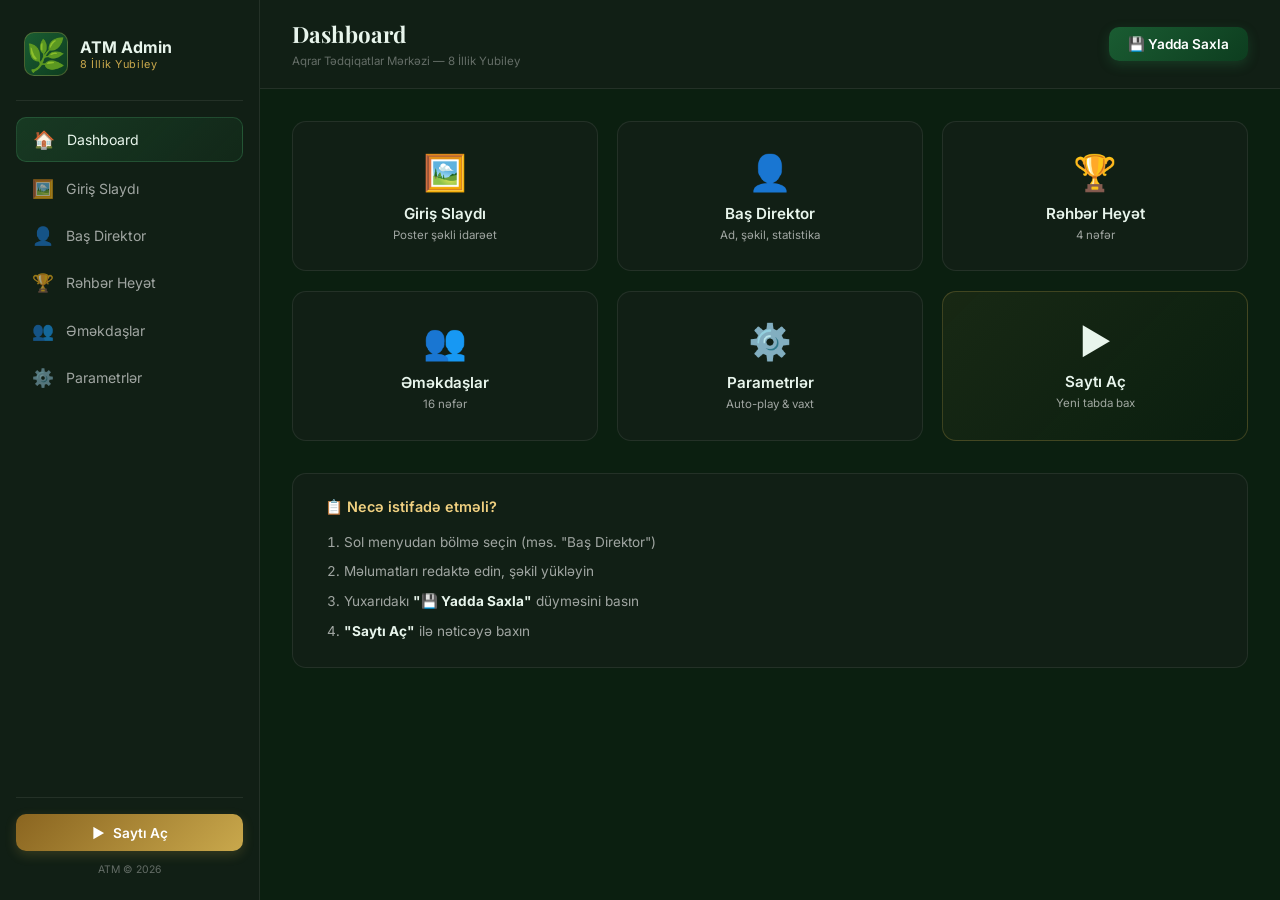
<file: admin.html>
<!DOCTYPE html>
<html lang="az">
<head>
  <meta charset="UTF-8" />
  <meta name="viewport" content="width=device-width, initial-scale=1.0" />
  <title>Admin Panel — ATM Yubiley Saytı</title>
  <link rel="preconnect" href="https://fonts.googleapis.com" />
  <link rel="preconnect" href="https://fonts.gstatic.com" crossorigin />
  <link href="https://fonts.googleapis.com/css2?family=Playfair+Display:wght@700&family=Inter:wght@300;400;500;600;700&display=swap" rel="stylesheet" />
  <link rel="stylesheet" href="admin.css" />
</head>
<body>

  <!-- ══ SIDEBAR ══════════════════════════════════════ -->
  <aside class="sidebar" id="sidebar">
    <div class="sidebar-logo">
      <div class="sidebar-logo-icon">🌿</div>
      <div>
        <div class="sidebar-logo-title">ATM Admin</div>
        <div class="sidebar-logo-sub">8 İllik Yubiley</div>
      </div>
    </div>

    <nav class="sidebar-nav">
      <button class="nav-item active" data-tab="dashboard">
        <span class="nav-icon">🏠</span> Dashboard
      </button>
      <button class="nav-item" data-tab="intro">
        <span class="nav-icon">🖼️</span> Giriş Slaydı
      </button>
      <button class="nav-item" data-tab="director">
        <span class="nav-icon">👤</span> Baş Direktor
      </button>
      <button class="nav-item" data-tab="team">
        <span class="nav-icon">🏆</span> Rəhbər Heyət
      </button>
      <button class="nav-item" data-tab="staff">
        <span class="nav-icon">👥</span> Əməkdaşlar
      </button>
      <button class="nav-item" data-tab="settings">
        <span class="nav-icon">⚙️</span> Parametrlər
      </button>
    </nav>

    <div class="sidebar-footer">
      <a href="index.html" target="_blank" class="preview-btn">
        <span>▶</span> Saytı Aç
      </a>
      <div class="sidebar-footer-info">ATM © 2026</div>
    </div>
  </aside>

  <!-- ══ MAIN ═════════════════════════════════════════ -->
  <main class="main-content">

    <!-- TOP BAR -->
    <header class="topbar">
      <div class="topbar-left">
        <h1 class="topbar-title" id="topbarTitle">Dashboard</h1>
        <span class="topbar-sub">Aqrar Tədqiqatlar Mərkəzi — 8 İllik Yubiley</span>
      </div>
      <div class="topbar-right">
        <div class="save-status" id="saveStatus"></div>
        <button class="btn-save" id="globalSave" onclick="saveAll()">
          💾 Yadda Saxla
        </button>
      </div>
    </header>

    <!-- TOAST -->
    <div class="toast" id="toast"></div>

    <!-- ══ TAB: DASHBOARD ══════════════════════════════ -->
    <div class="tab-content active" id="tab-dashboard">
      <div class="dashboard-grid">
        <div class="dash-card" onclick="switchTab('intro')">
          <div class="dash-icon">🖼️</div>
          <div class="dash-label">Giriş Slaydı</div>
          <div class="dash-sub">Poster şəkli idarəet</div>
        </div>
        <div class="dash-card" onclick="switchTab('director')">
          <div class="dash-icon">👤</div>
          <div class="dash-label">Baş Direktor</div>
          <div class="dash-sub">Ad, şəkil, statistika</div>
        </div>
        <div class="dash-card" onclick="switchTab('team')">
          <div class="dash-icon">🏆</div>
          <div class="dash-label">Rəhbər Heyət</div>
          <div class="dash-sub" id="dash-team-count">0 nəfər</div>
        </div>
        <div class="dash-card" onclick="switchTab('staff')">
          <div class="dash-icon">👥</div>
          <div class="dash-label">Əməkdaşlar</div>
          <div class="dash-sub" id="dash-staff-count">0 nəfər</div>
        </div>
        <div class="dash-card" onclick="switchTab('settings')">
          <div class="dash-icon">⚙️</div>
          <div class="dash-label">Parametrlər</div>
          <div class="dash-sub">Auto-play & vaxt</div>
        </div>
        <div class="dash-card dash-card-preview" onclick="window.open('index.html','_blank')">
          <div class="dash-icon">▶</div>
          <div class="dash-label">Saytı Aç</div>
          <div class="dash-sub">Yeni tabda bax</div>
        </div>
      </div>

      <div class="dash-info-box">
        <div class="dib-title">📋 Necə istifadə etməli?</div>
        <ol class="dib-list">
          <li>Sol menyudan bölmə seçin (məs. "Baş Direktor")</li>
          <li>Məlumatları redaktə edin, şəkil yükləyin</li>
          <li>Yuxarıdakı <strong>"💾 Yadda Saxla"</strong> düyməsini basın</li>
          <li><strong>"Saytı Aç"</strong> ilə nəticəyə baxın</li>
        </ol>
      </div>
    </div>

    <!-- ══ TAB: GİRİŞ SLAYDI ═══════════════════════════ -->
    <div class="tab-content" id="tab-intro">
      <div class="section-card">
        <div class="sc-header">
          <div class="sc-title">🖼️ Giriş Slaydı — Poster Şəkli</div>
          <div class="sc-sub">Birinci slaydda göstəriləcək yubiley posteri</div>
        </div>
        <div class="photo-upload-zone" id="introUploadZone">
          <div class="puz-preview" id="introPosterPreview">
            <div class="puz-placeholder">
              <div class="puz-icon">🖼️</div>
              <div class="puz-text">Poster şəkli seçin</div>
              <div class="puz-hint">PNG, JPG — Max 10MB</div>
            </div>
          </div>
          <div class="puz-actions">
            <label class="btn-upload" for="introPhotoInput">📁 Şəkil Seç</label>
            <input type="file" id="introPhotoInput" accept="image/*" style="display:none" onchange="handleIntroPhoto(this)" />
            <button class="btn-remove" onclick="removeIntroPhoto()">🗑 Sil</button>
          </div>
          <div class="puz-note">
            💡 Şəkil seçməsəniz, <code>images/anniversary-poster.jpg</code> faylı istifadə olunacaq
          </div>
        </div>
      </div>
    </div>

    <!-- ══ TAB: DİREKTOR ═══════════════════════════════ -->
    <div class="tab-content" id="tab-director">
      <div class="two-col">

        <div class="section-card">
          <div class="sc-header">
            <div class="sc-title">📸 Direktor Şəkli</div>
          </div>
          <div class="photo-upload-zone small">
            <div class="puz-preview circle" id="directorPhotoPreview">
              <div class="puz-placeholder">
                <div class="puz-icon">👤</div>
                <div class="puz-text">Şəkil seçin</div>
              </div>
            </div>
            <div class="puz-actions">
              <label class="btn-upload" for="directorPhotoInput">📁 Şəkil Seç</label>
              <input type="file" id="directorPhotoInput" accept="image/*" style="display:none" onchange="handleDirectorPhoto(this)" />
              <button class="btn-remove" onclick="removeDirectorPhoto()">🗑 Sil</button>
            </div>
          </div>
        </div>

        <div class="section-card">
          <div class="sc-header">
            <div class="sc-title">✏️ Direktor Məlumatları</div>
          </div>
          <div class="form-grid">
            <div class="form-group full">
              <label>Ad Soyad</label>
              <input type="text" id="dir-name" placeholder="Məs: Əli Həsənov" />
            </div>
            <div class="form-group full">
              <label>Qısa təsvir</label>
              <textarea id="dir-desc" rows="3" placeholder="Direktor haqqında qısa məlumat..."></textarea>
            </div>
            <div class="form-group full">
              <label>Sitat / Motto</label>
              <input type="text" id="dir-quote" placeholder='Məs: "Gələcəyi birlikdə yaradırıq!"' />
            </div>
            <div class="form-group">
              <label>İl statistikası</label>
              <input type="text" id="dir-stat-years" placeholder="8" />
            </div>
            <div class="form-group">
              <label>Layihə sayı</label>
              <input type="text" id="dir-stat-projects" placeholder="100+" />
            </div>
            <div class="form-group">
              <label>İşçi sayı</label>
              <input type="text" id="dir-stat-staff" placeholder="50+" />
            </div>
          </div>
        </div>

      </div>
    </div>

    <!-- ══ TAB: KOMANDA ════════════════════════════════ -->
    <div class="tab-content" id="tab-team">
      <div class="section-card">
        <div class="sc-header">
          <div class="sc-title">🏆 Rəhbər Heyət</div>
          <button class="btn-add" onclick="addTeamMember()">+ Əlavə et</button>
        </div>
        <div class="members-list" id="teamList"></div>
      </div>
    </div>

    <!-- ══ TAB: ƏMƏKDAŞLAR ════════════════════════════ -->
    <div class="tab-content" id="tab-staff">
      <div class="section-card">
        <div class="sc-header">
          <div class="sc-title">👥 Əməkdaşlar</div>
          <button class="btn-add" onclick="addStaffMember()">+ Əlavə et</button>
        </div>
        <div class="members-list staff-list" id="staffList"></div>
      </div>
    </div>

    <!-- ══ TAB: PARAMETRLƏR ════════════════════════════ -->
    <div class="tab-content" id="tab-settings">
      <div class="section-card">
        <div class="sc-header">
          <div class="sc-title">⚙️ Parametrlər</div>
        </div>
        <div class="form-grid">
          <div class="form-group full">
            <label>Auto-play rejimi</label>
            <div class="toggle-row">
              <label class="toggle-switch">
                <input type="checkbox" id="set-autoplay" />
                <span class="toggle-slider"></span>
              </label>
              <span class="toggle-label">Avtomatik növbəti slayd keçidi</span>
            </div>
          </div>
          <div class="form-group">
            <label>Slayd vaxtı (saniyə)</label>
            <div class="input-with-unit">
              <input type="number" id="set-interval" min="3" max="60" placeholder="10" />
              <span class="unit">san</span>
            </div>
            <div class="form-hint">Hər slayd neçə saniyə göstərilsin (3–60)</div>
          </div>
        </div>
      </div>

      <div class="section-card danger-zone">
        <div class="sc-header">
          <div class="sc-title">⚠️ Məlumatları Sıfırla</div>
          <div class="sc-sub">Bütün dəyişikliklər silinəcək</div>
        </div>
        <button class="btn-danger" onclick="confirmReset()">🗑 Bütün Məlumatları Sıfırla</button>
      </div>
    </div>

  </main>

  <!-- CONFIRM MODAL -->
  <div class="modal-overlay" id="modalOverlay">
    <div class="modal">
      <div class="modal-icon">⚠️</div>
      <div class="modal-title">Əminsiniz?</div>
      <div class="modal-body">Bütün məlumatlar silinəcək və ilkin vəziyyətə qayıdacaq. Bu əməliyyat geri alına bilməz.</div>
      <div class="modal-actions">
        <button class="btn-cancel" onclick="closeModal()">Xeyr, ləğv et</button>
        <button class="btn-confirm" onclick="resetAll()">Bəli, sıfırla</button>
      </div>
    </div>
  </div>

  <script src="admin.js"></script>
</body>
</html>
</file>
<file: admin.css>
/* ═══════════════════════════════════════════════════════
   ATM ADMIN PANEL — ADMIN.CSS
   ═══════════════════════════════════════════════════════ */

:root {
  --green-deep:    #061409;
  --green-dark:    #0d3d1f;
  --green-mid:     #1a5c32;
  --green-bright:  #4caf72;
  --gold:          #c9a84c;
  --gold-light:    #f0d080;
  --gold-dark:     #8a6520;
  --sidebar-w:     260px;
  --bg:            #0b1f10;
  --surface:       #111f15;
  --surface2:      #172a1c;
  --border:        rgba(255,255,255,0.08);
  --text:          #e8f5ec;
  --text-mid:      rgba(255,255,255,0.6);
  --text-dim:      rgba(255,255,255,0.35);
  --radius:        14px;
  --danger:        #e05c5c;
}

*, *::before, *::after { box-sizing: border-box; margin: 0; padding: 0; }

body {
  font-family: 'Inter', sans-serif;
  background: var(--bg);
  color: var(--text);
  display: flex;
  min-height: 100vh;
  overflow-x: hidden;
}

/* ══ SIDEBAR ═════════════════════════════════════════════ */
.sidebar {
  width: var(--sidebar-w);
  background: var(--surface);
  border-right: 1px solid var(--border);
  display: flex;
  flex-direction: column;
  position: fixed;
  top: 0; left: 0; bottom: 0;
  z-index: 100;
  padding: 1.5rem 1rem;
}

.sidebar-logo {
  display: flex;
  align-items: center;
  gap: 0.75rem;
  padding: 0.5rem 0.5rem 1.5rem;
  border-bottom: 1px solid var(--border);
  margin-bottom: 1rem;
}

.sidebar-logo-icon {
  font-size: 2rem;
  background: linear-gradient(135deg, var(--green-mid), var(--green-dark));
  border: 1px solid rgba(201,168,76,0.3);
  border-radius: 10px;
  width: 44px; height: 44px;
  display: flex; align-items: center; justify-content: center;
}

.sidebar-logo-title {
  font-weight: 700;
  font-size: 1rem;
  color: var(--text);
}

.sidebar-logo-sub {
  font-size: 0.68rem;
  color: var(--gold);
  letter-spacing: 0.05em;
}

/* Nav */
.sidebar-nav {
  display: flex;
  flex-direction: column;
  gap: 4px;
  flex: 1;
}

.nav-item {
  display: flex;
  align-items: center;
  gap: 0.75rem;
  padding: 0.7rem 1rem;
  border-radius: 10px;
  border: none;
  background: transparent;
  color: var(--text-mid);
  font-size: 0.88rem;
  font-family: 'Inter', sans-serif;
  cursor: pointer;
  transition: all 0.2s ease;
  text-align: left;
  width: 100%;
}

.nav-item:hover {
  background: rgba(255,255,255,0.06);
  color: var(--text);
}

.nav-item.active {
  background: linear-gradient(135deg, rgba(45,138,78,0.25), rgba(26,92,50,0.15));
  border: 1px solid rgba(77,175,114,0.25);
  color: var(--text);
}

.nav-item.active .nav-icon { filter: none; }

.nav-icon { font-size: 1.1rem; flex-shrink: 0; }

/* Sidebar footer */
.sidebar-footer {
  padding-top: 1rem;
  border-top: 1px solid var(--border);
  display: flex;
  flex-direction: column;
  gap: 0.75rem;
}

.preview-btn {
  display: flex;
  align-items: center;
  justify-content: center;
  gap: 0.5rem;
  padding: 0.65rem 1rem;
  border-radius: 10px;
  background: linear-gradient(135deg, var(--gold-dark), var(--gold));
  color: #fff;
  font-size: 0.85rem;
  font-weight: 600;
  text-decoration: none;
  transition: all 0.25s ease;
  box-shadow: 0 4px 12px rgba(201,168,76,0.2);
}

.preview-btn:hover {
  transform: translateY(-2px);
  box-shadow: 0 8px 20px rgba(201,168,76,0.35);
}

.sidebar-footer-info {
  font-size: 0.65rem;
  color: var(--text-dim);
  text-align: center;
}

/* ══ MAIN CONTENT ════════════════════════════════════════ */
.main-content {
  margin-left: var(--sidebar-w);
  flex: 1;
  display: flex;
  flex-direction: column;
  min-height: 100vh;
  padding: 0;
}

/* Top bar */
.topbar {
  display: flex;
  align-items: center;
  justify-content: space-between;
  padding: 1.2rem 2rem;
  background: var(--surface);
  border-bottom: 1px solid var(--border);
  position: sticky;
  top: 0;
  z-index: 50;
  gap: 1rem;
}

.topbar-title {
  font-family: 'Playfair Display', serif;
  font-size: 1.4rem;
  font-weight: 700;
  color: var(--text);
}

.topbar-sub {
  font-size: 0.72rem;
  color: var(--text-dim);
  margin-top: 1px;
}

.topbar-right {
  display: flex;
  align-items: center;
  gap: 1rem;
}

.save-status {
  font-size: 0.78rem;
  color: var(--green-bright);
  opacity: 0;
  transition: opacity 0.4s;
}
.save-status.visible { opacity: 1; }

.btn-save {
  display: flex;
  align-items: center;
  gap: 0.4rem;
  padding: 0.55rem 1.2rem;
  border-radius: 10px;
  border: none;
  background: linear-gradient(135deg, var(--green-mid), var(--green-dark));
  color: #fff;
  font-size: 0.85rem;
  font-weight: 600;
  font-family: 'Inter', sans-serif;
  cursor: pointer;
  transition: all 0.25s ease;
  box-shadow: 0 4px 12px rgba(45,138,78,0.25);
}
.btn-save:hover {
  transform: translateY(-1px);
  box-shadow: 0 8px 20px rgba(45,138,78,0.4);
}

/* Toast */
.toast {
  position: fixed;
  bottom: 2rem;
  right: 2rem;
  background: var(--green-mid);
  color: #fff;
  padding: 0.75rem 1.5rem;
  border-radius: 10px;
  font-size: 0.85rem;
  font-weight: 500;
  z-index: 9999;
  opacity: 0;
  transform: translateY(10px);
  transition: all 0.3s ease;
  pointer-events: none;
  box-shadow: 0 8px 24px rgba(0,0,0,0.3);
}
.toast.show {
  opacity: 1;
  transform: translateY(0);
}

/* ══ TAB CONTENT ═════════════════════════════════════════ */
.tab-content {
  display: none;
  padding: 2rem;
  flex: 1;
  animation: fadeIn 0.3s ease;
}
.tab-content.active { display: block; }

@keyframes fadeIn {
  from { opacity: 0; transform: translateY(6px); }
  to   { opacity: 1; transform: translateY(0); }
}

/* ══ DASHBOARD ═══════════════════════════════════════════ */
.dashboard-grid {
  display: grid;
  grid-template-columns: repeat(3, 1fr);
  gap: 1.2rem;
  margin-bottom: 2rem;
}

.dash-card {
  background: var(--surface);
  border: 1px solid var(--border);
  border-radius: var(--radius);
  padding: 1.8rem 1.5rem;
  cursor: pointer;
  transition: all 0.25s cubic-bezier(0.34,1.56,0.64,1);
  text-align: center;
}
.dash-card:hover {
  transform: translateY(-5px) scale(1.02);
  background: var(--surface2);
  border-color: rgba(77,175,114,0.3);
  box-shadow: 0 12px 30px rgba(0,0,0,0.3);
}
.dash-card-preview {
  border-color: rgba(201,168,76,0.25);
  background: linear-gradient(135deg, rgba(201,168,76,0.07), transparent);
}
.dash-card-preview:hover {
  border-color: rgba(201,168,76,0.45);
}

.dash-icon { font-size: 2.2rem; margin-bottom: 0.6rem; }
.dash-label { font-size: 0.95rem; font-weight: 600; color: var(--text); margin-bottom: 0.3rem; }
.dash-sub   { font-size: 0.72rem; color: var(--text-mid); }

.dash-info-box {
  background: var(--surface);
  border: 1px solid var(--border);
  border-radius: var(--radius);
  padding: 1.5rem 2rem;
}
.dib-title {
  font-size: 0.9rem;
  font-weight: 600;
  margin-bottom: 1rem;
  color: var(--gold-light);
}
.dib-list {
  list-style: decimal;
  padding-left: 1.2rem;
  display: flex;
  flex-direction: column;
  gap: 0.5rem;
}
.dib-list li {
  font-size: 0.85rem;
  color: var(--text-mid);
  line-height: 1.6;
}
.dib-list strong { color: var(--text); }

/* ══ SECTION CARD ════════════════════════════════════════ */
.section-card {
  background: var(--surface);
  border: 1px solid var(--border);
  border-radius: var(--radius);
  padding: 1.8rem;
  margin-bottom: 1.5rem;
}

.sc-header {
  display: flex;
  align-items: center;
  justify-content: space-between;
  margin-bottom: 1.5rem;
  flex-wrap: wrap;
  gap: 0.75rem;
}

.sc-title {
  font-size: 1.05rem;
  font-weight: 600;
  color: var(--text);
}

.sc-sub {
  font-size: 0.75rem;
  color: var(--text-dim);
  margin-top: 3px;
}

.two-col {
  display: grid;
  grid-template-columns: 280px 1fr;
  gap: 1.5rem;
  align-items: start;
}

/* ══ FORM ════════════════════════════════════════════════ */
.form-grid {
  display: grid;
  grid-template-columns: 1fr 1fr;
  gap: 1rem;
}

.form-group {
  display: flex;
  flex-direction: column;
  gap: 0.4rem;
}
.form-group.full { grid-column: 1 / -1; }

label {
  font-size: 0.75rem;
  font-weight: 600;
  color: var(--text-mid);
  letter-spacing: 0.05em;
  text-transform: uppercase;
}

input[type="text"],
input[type="number"],
textarea {
  background: var(--surface2);
  border: 1px solid var(--border);
  border-radius: 8px;
  padding: 0.65rem 0.9rem;
  color: var(--text);
  font-size: 0.88rem;
  font-family: 'Inter', sans-serif;
  outline: none;
  transition: border-color 0.2s;
  resize: vertical;
  width: 100%;
}
input:focus, textarea:focus {
  border-color: rgba(77,175,114,0.5);
  box-shadow: 0 0 0 3px rgba(45,138,78,0.12);
}

.input-with-unit {
  position: relative;
}
.input-with-unit input { padding-right: 3rem; }
.unit {
  position: absolute;
  right: 0.75rem;
  top: 50%;
  transform: translateY(-50%);
  font-size: 0.75rem;
  color: var(--text-dim);
}

.form-hint {
  font-size: 0.68rem;
  color: var(--text-dim);
  line-height: 1.4;
}

/* ══ PHOTO UPLOAD ════════════════════════════════════════ */
.photo-upload-zone {
  display: flex;
  flex-direction: column;
  gap: 1rem;
}
.photo-upload-zone.small { gap: 0.75rem; }

.puz-preview {
  background: var(--surface2);
  border: 2px dashed rgba(255,255,255,0.12);
  border-radius: var(--radius);
  min-height: 220px;
  display: flex;
  align-items: center;
  justify-content: center;
  overflow: hidden;
  transition: border-color 0.2s;
  position: relative;
}
.puz-preview.circle {
  border-radius: 50%;
  width: 160px; height: 160px;
  min-height: unset;
  margin: 0 auto;
}
.puz-preview img {
  width: 100%; height: 100%;
  object-fit: cover;
  border-radius: inherit;
}
.puz-preview:hover { border-color: rgba(77,175,114,0.35); }

.puz-placeholder {
  text-align: center;
  display: flex;
  flex-direction: column;
  align-items: center;
  gap: 0.5rem;
}
.puz-icon { font-size: 2.5rem; opacity: 0.4; }
.puz-text { font-size: 0.85rem; color: var(--text-mid); }
.puz-hint { font-size: 0.7rem; color: var(--text-dim); }

.puz-actions {
  display: flex;
  gap: 0.75rem;
  flex-wrap: wrap;
}

.btn-upload {
  display: inline-flex;
  align-items: center;
  gap: 0.4rem;
  padding: 0.55rem 1.1rem;
  border-radius: 8px;
  background: linear-gradient(135deg, var(--green-mid), var(--green-dark));
  color: #fff;
  font-size: 0.82rem;
  font-weight: 600;
  cursor: pointer;
  transition: all 0.2s ease;
  box-shadow: 0 4px 10px rgba(26,92,50,0.3);
  white-space: nowrap;
}
.btn-upload:hover {
  transform: translateY(-1px);
  box-shadow: 0 6px 16px rgba(26,92,50,0.4);
}

.btn-remove {
  padding: 0.55rem 1rem;
  border-radius: 8px;
  border: 1px solid rgba(224,92,92,0.3);
  background: rgba(224,92,92,0.08);
  color: var(--danger);
  font-size: 0.82rem;
  font-family: 'Inter', sans-serif;
  cursor: pointer;
  transition: all 0.2s;
  white-space: nowrap;
}
.btn-remove:hover {
  background: rgba(224,92,92,0.18);
  border-color: rgba(224,92,92,0.5);
}

.puz-note {
  font-size: 0.72rem;
  color: var(--text-dim);
  line-height: 1.5;
}
.puz-note code {
  background: var(--surface2);
  padding: 1px 5px;
  border-radius: 4px;
  font-size: 0.7rem;
  color: var(--green-bright);
}

/* ══ MEMBERS LIST ════════════════════════════════════════ */
.btn-add {
  padding: 0.5rem 1rem;
  border-radius: 8px;
  border: 1px dashed rgba(77,175,114,0.4);
  background: rgba(45,138,78,0.08);
  color: var(--green-bright);
  font-size: 0.82rem;
  font-weight: 600;
  font-family: 'Inter', sans-serif;
  cursor: pointer;
  transition: all 0.2s;
  white-space: nowrap;
}
.btn-add:hover {
  background: rgba(45,138,78,0.18);
  border-color: rgba(77,175,114,0.6);
}

.members-list {
  display: flex;
  flex-direction: column;
  gap: 0.75rem;
}

.staff-list {
  display: grid;
  grid-template-columns: repeat(2, 1fr);
  gap: 0.75rem;
}

.member-row {
  display: flex;
  align-items: center;
  gap: 1rem;
  background: var(--surface2);
  border: 1px solid var(--border);
  border-radius: 10px;
  padding: 0.85rem 1rem;
  transition: border-color 0.2s;
}
.member-row:hover { border-color: rgba(77,175,114,0.2); }

/* Photo thumbnail */
.mr-photo-wrap {
  position: relative;
  flex-shrink: 0;
  cursor: pointer;
}

.mr-photo {
  width: 52px; height: 52px;
  border-radius: 50%;
  overflow: hidden;
  border: 2px solid rgba(201,168,76,0.3);
  background: var(--green-dark);
  display: flex; align-items: center; justify-content: center;
  font-size: 1.4rem;
  transition: border-color 0.2s;
}
.mr-photo:hover { border-color: var(--gold); }
.mr-photo img { width: 100%; height: 100%; object-fit: cover; border-radius: 50%; }

.mr-photo-overlay {
  position: absolute;
  inset: 0;
  border-radius: 50%;
  background: rgba(0,0,0,0.5);
  display: flex;
  align-items: center;
  justify-content: center;
  opacity: 0;
  transition: opacity 0.2s;
  font-size: 0.75rem;
  cursor: pointer;
}
.mr-photo-wrap:hover .mr-photo-overlay { opacity: 1; }
.mr-photo-file { display: none; }

/* Member inputs */
.mr-inputs {
  flex: 1;
  display: flex;
  flex-direction: column;
  gap: 0.35rem;
}

.mr-row { display: flex; gap: 0.5rem; }

.mr-input {
  background: var(--surface);
  border: 1px solid var(--border);
  border-radius: 6px;
  padding: 0.4rem 0.65rem;
  color: var(--text);
  font-size: 0.82rem;
  font-family: 'Inter', sans-serif;
  outline: none;
  transition: border-color 0.2s;
  width: 100%;
}
.mr-input:focus { border-color: rgba(77,175,114,0.4); }

/* Member delete */
.mr-delete {
  flex-shrink: 0;
  width: 32px; height: 32px;
  border-radius: 6px;
  border: none;
  background: rgba(224,92,92,0.08);
  color: var(--danger);
  font-size: 0.9rem;
  cursor: pointer;
  transition: background 0.2s;
  display: flex; align-items: center; justify-content: center;
}
.mr-delete:hover { background: rgba(224,92,92,0.2); }

/* Drag handle */
.mr-drag {
  flex-shrink: 0;
  color: var(--text-dim);
  font-size: 1.1rem;
  cursor: grab;
  padding: 0 4px;
  user-select: none;
}

/* ══ TOGGLE ══════════════════════════════════════════════ */
.toggle-row {
  display: flex;
  align-items: center;
  gap: 0.85rem;
}

.toggle-switch {
  position: relative;
  width: 48px; height: 26px;
  flex-shrink: 0;
}
.toggle-switch input { opacity: 0; width: 0; height: 0; }

.toggle-slider {
  position: absolute;
  inset: 0;
  background: rgba(255,255,255,0.1);
  border: 1px solid var(--border);
  border-radius: 26px;
  cursor: pointer;
  transition: background 0.3s, border-color 0.3s;
}
.toggle-slider::before {
  content: '';
  position: absolute;
  width: 18px; height: 18px;
  left: 3px; top: 3px;
  border-radius: 50%;
  background: var(--text-mid);
  transition: transform 0.3s, background 0.3s;
}
input:checked + .toggle-slider {
  background: rgba(45,138,78,0.4);
  border-color: rgba(77,175,114,0.4);
}
input:checked + .toggle-slider::before {
  transform: translateX(22px);
  background: var(--green-bright);
}

.toggle-label { font-size: 0.85rem; color: var(--text-mid); }

/* ══ DANGER ZONE ═════════════════════════════════════════ */
.danger-zone {
  border-color: rgba(224,92,92,0.2);
  background: rgba(224,92,92,0.04);
}

.btn-danger {
  padding: 0.65rem 1.5rem;
  border-radius: 8px;
  border: 1px solid rgba(224,92,92,0.4);
  background: rgba(224,92,92,0.1);
  color: var(--danger);
  font-size: 0.85rem;
  font-weight: 600;
  font-family: 'Inter', sans-serif;
  cursor: pointer;
  transition: all 0.2s;
}
.btn-danger:hover {
  background: rgba(224,92,92,0.2);
  border-color: rgba(224,92,92,0.6);
  transform: translateY(-1px);
}

/* ══ MODAL ═══════════════════════════════════════════════ */
.modal-overlay {
  position: fixed; inset: 0;
  background: rgba(0,0,0,0.7);
  backdrop-filter: blur(6px);
  z-index: 9000;
  display: flex;
  align-items: center;
  justify-content: center;
  opacity: 0;
  pointer-events: none;
  transition: opacity 0.25s;
}
.modal-overlay.open { opacity: 1; pointer-events: all; }

.modal {
  background: var(--surface);
  border: 1px solid var(--border);
  border-radius: 20px;
  padding: 2.5rem;
  max-width: 420px; width: 90%;
  text-align: center;
  display: flex;
  flex-direction: column;
  gap: 1rem;
  box-shadow: 0 24px 60px rgba(0,0,0,0.5);
  transform: scale(0.95);
  transition: transform 0.25s;
}
.modal-overlay.open .modal { transform: scale(1); }

.modal-icon { font-size: 3rem; }
.modal-title { font-size: 1.2rem; font-weight: 700; color: var(--text); }
.modal-body { font-size: 0.85rem; color: var(--text-mid); line-height: 1.6; }

.modal-actions {
  display: flex; gap: 0.75rem; justify-content: center; margin-top: 0.5rem;
}

.btn-cancel {
  padding: 0.6rem 1.3rem;
  border-radius: 8px;
  border: 1px solid var(--border);
  background: transparent;
  color: var(--text-mid);
  font-size: 0.85rem;
  font-family: 'Inter', sans-serif;
  cursor: pointer;
  transition: all 0.2s;
}
.btn-cancel:hover { background: rgba(255,255,255,0.05); color: var(--text); }

.btn-confirm {
  padding: 0.6rem 1.3rem;
  border-radius: 8px;
  border: 1px solid rgba(224,92,92,0.4);
  background: rgba(224,92,92,0.15);
  color: var(--danger);
  font-size: 0.85rem;
  font-weight: 600;
  font-family: 'Inter', sans-serif;
  cursor: pointer;
  transition: all 0.2s;
}
.btn-confirm:hover { background: rgba(224,92,92,0.3); }

/* ══ RESPONSIVE ══════════════════════════════════════════ */
@media (max-width: 1024px) {
  .dashboard-grid { grid-template-columns: repeat(2, 1fr); }
  .two-col { grid-template-columns: 1fr; }
  .staff-list { grid-template-columns: 1fr; }
}

@media (max-width: 768px) {
  :root { --sidebar-w: 0px; }
  .sidebar { transform: translateX(-100%); }
  .dashboard-grid { grid-template-columns: 1fr 1fr; }
  .tab-content { padding: 1rem; }
}
</file>
